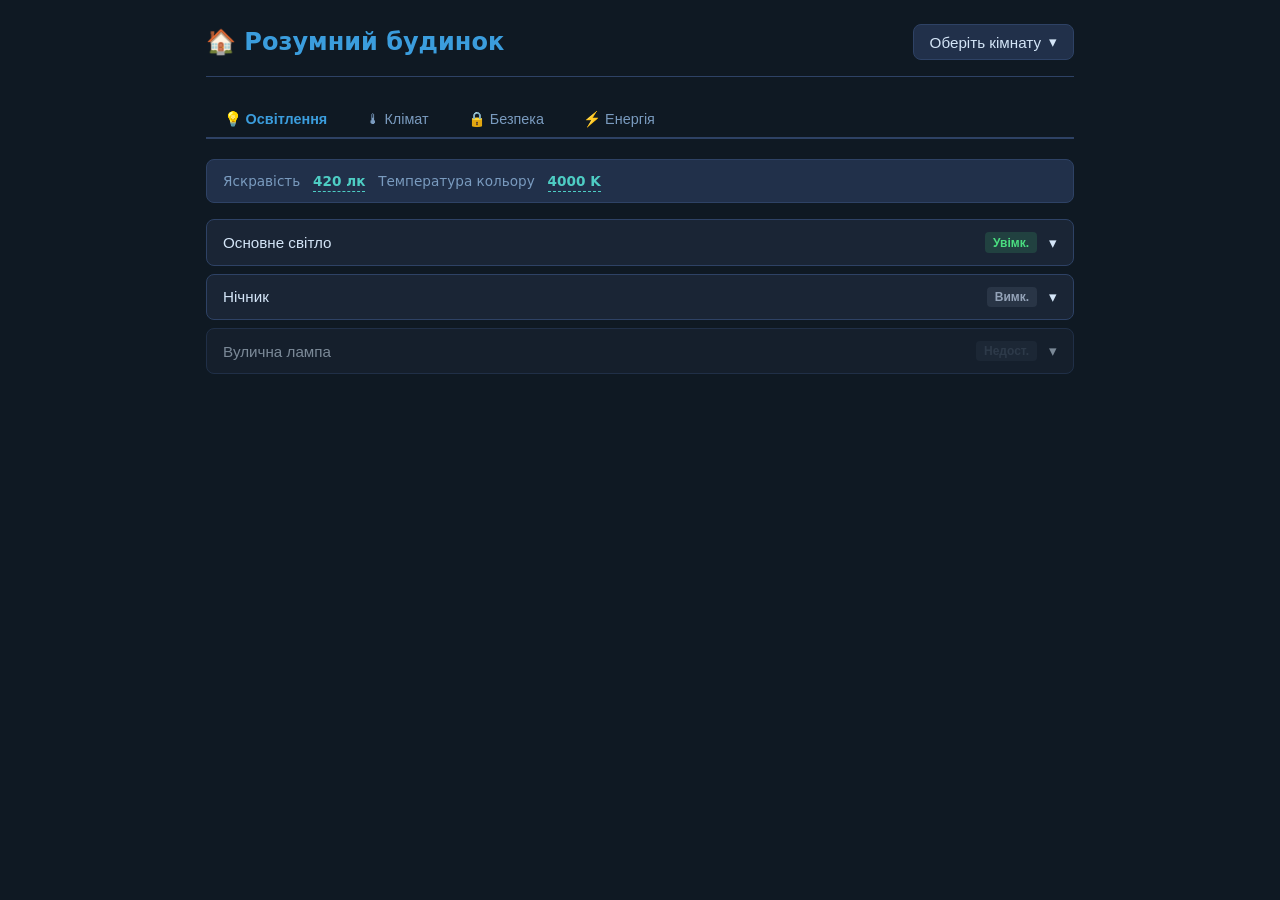
<file: task1-smart-home/index.html>
<!DOCTYPE html>
<html lang="uk">
<head>
  <meta charset="UTF-8" />
  <meta name="viewport" content="width=device-width, initial-scale=1.0" />
  <title>Панель керування розумним будинком</title>
  <link rel="stylesheet" href="style.css" />
</head>
<body>
  <div class="app">
    <header class="app-header">
      <h1 class="app-title">🏠 Розумний будинок</h1>

      <!-- Dropdown: вибір кімнати -->
      <div class="dropdown" id="roomDropdown">
        <button class="dropdown-toggle" id="roomDropdownBtn" aria-haspopup="true" aria-expanded="false">
          <span id="roomDropdownLabel">Оберіть кімнату</span>
          <span class="dropdown-arrow">▾</span>
        </button>
        <ul class="dropdown-menu" id="roomDropdownMenu" role="menu">
          <li class="dropdown-item" data-room="living" role="menuitem">Вітальня</li>
          <li class="dropdown-item" data-room="bedroom" role="menuitem">Спальня</li>
          <li class="dropdown-item" data-room="kitchen" role="menuitem">Кухня</li>
          <li class="dropdown-item" data-room="bathroom" role="menuitem">Ванна</li>
          <li class="dropdown-item" data-room="garage" role="menuitem">Гараж</li>
        </ul>
      </div>
    </header>

    <!-- Tabs: підсистеми -->
    <nav class="tabs" role="tablist" id="subsystemTabs">
      <button class="tab-btn is-active" data-tab="lighting" role="tab" aria-selected="true">💡 Освітлення</button>
      <button class="tab-btn" data-tab="climate" role="tab" aria-selected="false">🌡 Клімат</button>
      <button class="tab-btn" data-tab="security" role="tab" aria-selected="false">🔒 Безпека</button>
      <button class="tab-btn" data-tab="energy" role="tab" aria-selected="false">⚡ Енергія</button>
    </nav>

    <main class="tab-panels">
      <!-- Панель освітлення -->
      <section class="tab-panel is-active" id="tab-lighting" role="tabpanel">
        <div class="sensor-bar">
          <span class="sensor-label">Яскравість</span>
          <span class="sensor-value tooltip-trigger" data-tooltip="Поточна яскравість у люксах" tabindex="0">420 лк</span>
          <span class="sensor-label">Температура кольору</span>
          <span class="sensor-value tooltip-trigger" data-tooltip="Тепле світло = 2700K, Холодне = 6500K" tabindex="0">4000 K</span>
        </div>
        <!-- Accordion: пристрої освітлення -->
        <div class="accordion" id="accordionLighting">
          <div class="accordion-item" data-device="main-light">
            <button class="accordion-header">
              <span>Основне світло</span>
              <span class="device-status status-on">Увімк.</span>
              <span class="accordion-icon">▾</span>
            </button>
            <div class="accordion-body">
              <div class="device-controls">
                <label>Яскравість: <input type="range" class="slider" min="0" max="100" value="70" data-ctrl="brightness" /></label>
                <label>Колір: <input type="color" value="#ffe4b5" data-ctrl="color" /></label>
                <button class="btn btn-danger" data-action="settings" data-device="main-light">Налаштування</button>
              </div>
            </div>
          </div>
          <div class="accordion-item" data-device="night-light">
            <button class="accordion-header">
              <span>Нічник</span>
              <span class="device-status status-off">Вимк.</span>
              <span class="accordion-icon">▾</span>
            </button>
            <div class="accordion-body">
              <div class="device-controls">
                <label>Яскравість: <input type="range" class="slider" min="0" max="100" value="20" data-ctrl="brightness" /></label>
                <button class="btn btn-danger" data-action="settings" data-device="night-light">Налаштування</button>
              </div>
            </div>
          </div>
          <div class="accordion-item is-disabled" data-device="outdoor-light">
            <button class="accordion-header" disabled>
              <span>Вулична лампа</span>
              <span class="device-status status-disabled">Недост.</span>
              <span class="accordion-icon">▾</span>
            </button>
            <div class="accordion-body">
              <p class="error-msg">Пристрій недоступний. Перевірте підключення.</p>
            </div>
          </div>
        </div>
      </section>

      <!-- Панель клімату -->
      <section class="tab-panel" id="tab-climate" role="tabpanel">
        <div class="sensor-bar">
          <span class="sensor-label">Температура</span>
          <span class="sensor-value tooltip-trigger" data-tooltip="Виміряно термостатом Honeywell T6" tabindex="0">22.4 °C</span>
          <span class="sensor-label">Вологість</span>
          <span class="sensor-value tooltip-trigger" data-tooltip="Рекомендований діапазон: 40–60%" tabindex="0">48 %</span>
          <span class="sensor-label">CO₂</span>
          <span class="sensor-value tooltip-trigger has-error" data-tooltip="Рівень CO₂ підвищений! Провітріть кімнату." tabindex="0">1200 ppm ⚠</span>
        </div>
        <div class="accordion" id="accordionClimate">
          <div class="accordion-item" data-device="thermostat">
            <button class="accordion-header">
              <span>Термостат</span>
              <span class="device-status status-on">Увімк.</span>
              <span class="accordion-icon">▾</span>
            </button>
            <div class="accordion-body">
              <div class="device-controls">
                <label>Ціль: <input type="number" min="15" max="30" value="22" class="num-input" /></label>
                <label>Режим:
                  <select class="mode-select">
                    <option>Опалення</option>
                    <option>Охолодження</option>
                    <option>Авто</option>
                  </select>
                </label>
                <button class="btn btn-danger" data-action="settings" data-device="thermostat">Налаштування</button>
              </div>
            </div>
          </div>
          <div class="accordion-item" data-device="ventilation">
            <button class="accordion-header">
              <span>Вентиляція</span>
              <span class="device-status status-on">Увімк.</span>
              <span class="accordion-icon">▾</span>
            </button>
            <div class="accordion-body">
              <div class="device-controls">
                <label>Швидкість: <input type="range" min="0" max="3" value="2" class="slider" /></label>
                <button class="btn btn-danger" data-action="settings" data-device="ventilation">Налаштування</button>
              </div>
            </div>
          </div>
        </div>
      </section>

      <!-- Панель безпеки -->
      <section class="tab-panel" id="tab-security" role="tabpanel">
        <div class="sensor-bar">
          <span class="sensor-label">Стан охорони</span>
          <span class="sensor-value tooltip-trigger" data-tooltip="Всі зони активні, вторгнень не виявлено" tabindex="0">Охороняється 🟢</span>
          <span class="sensor-label">Рух (24 год)</span>
          <span class="sensor-value tooltip-trigger" data-tooltip="Датчик руху PIR у коридорі" tabindex="0">12 подій</span>
        </div>
        <div class="accordion" id="accordionSecurity">
          <div class="accordion-item" data-device="front-door">
            <button class="accordion-header">
              <span>Вхідні двері</span>
              <span class="device-status status-on">Зачинено</span>
              <span class="accordion-icon">▾</span>
            </button>
            <div class="accordion-body">
              <div class="device-controls">
                <button class="btn btn-primary" data-action="settings" data-device="front-door">Налаштування замка</button>
              </div>
            </div>
          </div>
          <div class="accordion-item" data-device="camera">
            <button class="accordion-header">
              <span>Камера #1</span>
              <span class="device-status status-on">Запис</span>
              <span class="accordion-icon">▾</span>
            </button>
            <div class="accordion-body">
              <div class="device-controls">
                <label>Якість:
                  <select class="mode-select">
                    <option>HD 720p</option>
                    <option>Full HD 1080p</option>
                    <option>4K</option>
                  </select>
                </label>
                <button class="btn btn-danger" data-action="settings" data-device="camera">Налаштування</button>
              </div>
            </div>
          </div>
        </div>
      </section>

      <!-- Панель енергії -->
      <section class="tab-panel" id="tab-energy" role="tabpanel">
        <div class="sensor-bar">
          <span class="sensor-label">Споживання</span>
          <span class="sensor-value tooltip-trigger" data-tooltip="Середнє за останні 24 години" tabindex="0">3.2 кВт·год</span>
          <span class="sensor-label">Сонячні панелі</span>
          <span class="sensor-value tooltip-trigger" data-tooltip="Вироблено сьогодні від сонячних панелей" tabindex="0">1.8 кВт·год</span>
        </div>
        <div class="accordion" id="accordionEnergy">
          <div class="accordion-item" data-device="solar">
            <button class="accordion-header">
              <span>Сонячні панелі</span>
              <span class="device-status status-on">Активно</span>
              <span class="accordion-icon">▾</span>
            </button>
            <div class="accordion-body">
              <div class="device-controls">
                <button class="btn btn-danger" data-action="settings" data-device="solar">Налаштування</button>
              </div>
            </div>
          </div>
          <div class="accordion-item" data-device="battery">
            <button class="accordion-header">
              <span>Акумулятор</span>
              <span class="device-status status-on">Заряджається</span>
              <span class="accordion-icon">▾</span>
            </button>
            <div class="accordion-body">
              <div class="device-controls">
                <p>Заряд: <strong>74%</strong></p>
                <button class="btn btn-danger" data-action="settings" data-device="battery">Налаштування</button>
              </div>
            </div>
          </div>
        </div>
      </section>
    </main>

    <!-- Статус-рядок -->
    <footer class="status-bar">
      <span id="statusMessage" class="status-message"></span>
    </footer>
  </div>

  <!-- Модальне вікно: налаштування пристрою -->
  <div class="modal-overlay" id="settingsModal" aria-modal="true" role="dialog" aria-labelledby="modalTitle">
    <div class="modal-window">
      <button class="modal-close" id="modalCloseBtn" aria-label="Закрити">✕</button>
      <h2 class="modal-title" id="modalTitle">Налаштування пристрою</h2>
      <div class="modal-body" id="modalBody">
        <div class="form-group">
          <label>Назва пристрою:</label>
          <input type="text" id="deviceNameInput" class="text-input" placeholder="Введіть назву..." />
        </div>
        <div class="form-group">
          <label>Розклад (час увімкнення):</label>
          <input type="time" id="deviceTimeOn" class="text-input" value="07:00" />
        </div>
        <div class="form-group">
          <label>Розклад (час вимкнення):</label>
          <input type="time" id="deviceTimeOff" class="text-input" value="23:00" />
        </div>
        <div class="form-group">
          <label>Пріоритет:</label>
          <select id="devicePriority" class="mode-select">
            <option value="low">Низький</option>
            <option value="normal" selected>Нормальний</option>
            <option value="high">Високий</option>
          </select>
        </div>
      </div>
      <div class="modal-footer">
        <button class="btn btn-secondary" id="modalCancelBtn">Скасувати</button>
        <button class="btn btn-primary" id="modalSaveBtn">Зберегти</button>
      </div>
    </div>
  </div>

  <!-- Tooltip елемент -->
  <div class="tooltip-box" id="tooltipBox" role="tooltip"></div>

  <script type="module" src="app.js"></script>
</body>
</html>
</file>
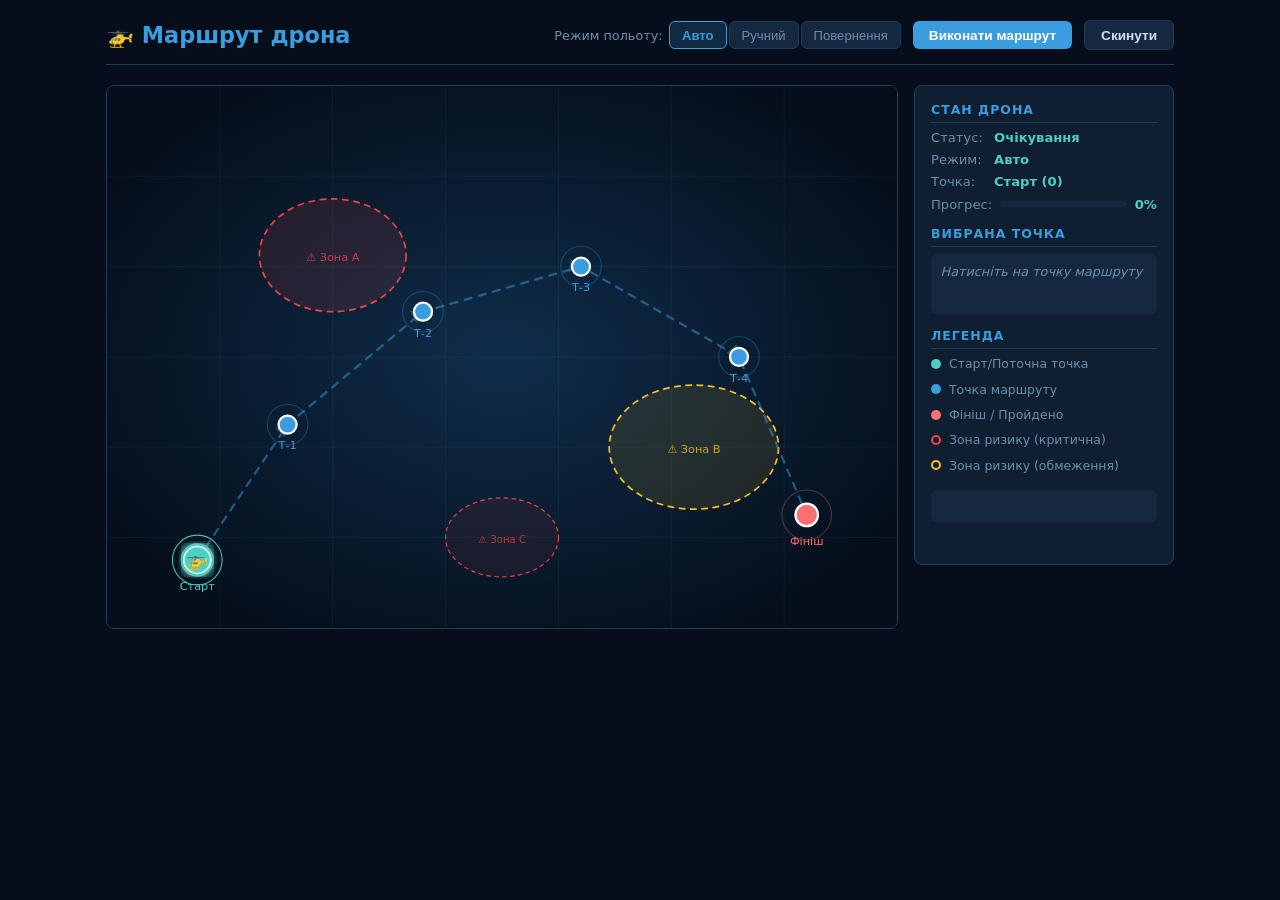
<file: task2-drone-route/index.html>
<!DOCTYPE html>
<html lang="uk">
<head>
  <meta charset="UTF-8" />
  <meta name="viewport" content="width=device-width, initial-scale=1.0" />
  <title>Візуалізація маршруту дрона</title>
  <link rel="stylesheet" href="style.css" />
</head>
<body>
  <div class="app">
    <header class="app-header">
      <h1>🚁 Маршрут дрона</h1>
      <div class="header-controls">
        <div class="mode-group">
          <label class="control-label">Режим польоту:</label>
          <div class="mode-buttons">
            <button class="mode-btn is-active" data-mode="auto">Авто</button>
            <button class="mode-btn" data-mode="manual">Ручний</button>
            <button class="mode-btn" data-mode="return">Повернення</button>
          </div>
        </div>
        <button class="btn btn-primary" id="flyBtn">Виконати маршрут</button>
        <button class="btn btn-secondary" id="resetBtn">Скинути</button>
      </div>
    </header>

    <div class="workspace">
      <!-- SVG карта -->
      <div class="map-container">
        <svg id="droneMap" viewBox="0 0 700 480" preserveAspectRatio="xMidYMid meet">
          <!-- Фон карти -->
          <defs>
            <radialGradient id="bgGrad" cx="50%" cy="50%" r="60%">
              <stop offset="0%" stop-color="#0f2d4a"/>
              <stop offset="100%" stop-color="#050e1a"/>
            </radialGradient>
            <filter id="glow">
              <feGaussianBlur stdDeviation="3" result="coloredBlur"/>
              <feMerge><feMergeNode in="coloredBlur"/><feMergeNode in="SourceGraphic"/></feMerge>
            </filter>
            <filter id="glowStrong">
              <feGaussianBlur stdDeviation="5" result="coloredBlur"/>
              <feMerge><feMergeNode in="coloredBlur"/><feMergeNode in="SourceGraphic"/></feMerge>
            </filter>
            <marker id="arrowMarker" markerWidth="6" markerHeight="6" refX="5" refY="3" orient="auto">
              <path d="M0,0 L0,6 L6,3 z" fill="#3b9ddd" opacity="0.7"/>
            </marker>
          </defs>

          <!-- Фон -->
          <rect width="700" height="480" fill="url(#bgGrad)"/>

          <!-- Сітка -->
          <g class="grid" opacity="0.12" stroke="#4ecdc4" stroke-width="0.5">
            <line x1="0" y1="80" x2="700" y2="80"/>
            <line x1="0" y1="160" x2="700" y2="160"/>
            <line x1="0" y1="240" x2="700" y2="240"/>
            <line x1="0" y1="320" x2="700" y2="320"/>
            <line x1="0" y1="400" x2="700" y2="400"/>
            <line x1="100" y1="0" x2="100" y2="480"/>
            <line x1="200" y1="0" x2="200" y2="480"/>
            <line x1="300" y1="0" x2="300" y2="480"/>
            <line x1="400" y1="0" x2="400" y2="480"/>
            <line x1="500" y1="0" x2="500" y2="480"/>
            <line x1="600" y1="0" x2="600" y2="480"/>
          </g>

          <!-- Зони ризику -->
          <g id="riskZones">
            <ellipse class="risk-zone" cx="200" cy="150" rx="65" ry="50"
              fill="rgba(239,68,68,0.12)" stroke="#ef4444" stroke-width="1.5" stroke-dasharray="6 4"/>
            <text x="200" y="155" text-anchor="middle" fill="#ef4444" font-size="10" opacity="0.8">⚠ Зона A</text>

            <ellipse class="risk-zone" cx="520" cy="320" rx="75" ry="55"
              fill="rgba(251,191,36,0.1)" stroke="#fbbf24" stroke-width="1.5" stroke-dasharray="6 4"/>
            <text x="520" y="325" text-anchor="middle" fill="#fbbf24" font-size="10" opacity="0.8">⚠ Зона B</text>

            <ellipse class="risk-zone" cx="350" cy="400" rx="50" ry="35"
              fill="rgba(239,68,68,0.08)" stroke="#ef4444" stroke-width="1" stroke-dasharray="4 3"/>
            <text x="350" y="405" text-anchor="middle" fill="#ef4444" font-size="9" opacity="0.7">⚠ Зона C</text>
          </g>

          <!-- Маршрутна лінія -->
          <polyline id="routeLine"
            points="80,420 160,300 280,200 420,160 560,240 620,380"
            fill="none" stroke="#3b9ddd" stroke-width="2"
            stroke-dasharray="8 5" opacity="0.5"
            marker-mid="url(#arrowMarker)"/>

          <!-- Активна лінія (анімована) -->
          <polyline id="activeRouteLine"
            points="80,420 160,300 280,200 420,160 560,240 620,380"
            fill="none" stroke="#4ecdc4" stroke-width="2.5"
            stroke-dasharray="0 2000" opacity="0"/>

          <!-- Точки маршруту -->
          <g id="waypointsGroup">
            <!-- Wp 0: Старт -->
            <g class="waypoint" data-wp="0" data-x="80" data-y="420">
              <circle class="wp-ring" cx="80" cy="420" r="22" fill="none" stroke="#4ecdc4" stroke-width="1" opacity="0.3"/>
              <circle class="wp-dot" cx="80" cy="420" r="10" fill="#4ecdc4" stroke="#fff" stroke-width="2"/>
              <text class="wp-label" x="80" y="447" text-anchor="middle" fill="#4ecdc4" font-size="10">Старт</text>
            </g>
            <!-- Wp 1 -->
            <g class="waypoint" data-wp="1" data-x="160" data-y="300">
              <circle class="wp-ring" cx="160" cy="300" r="18" fill="none" stroke="#3b9ddd" stroke-width="1" opacity="0.3"/>
              <circle class="wp-dot" cx="160" cy="300" r="8" fill="#3b9ddd" stroke="#fff" stroke-width="2"/>
              <text class="wp-label" x="160" y="322" text-anchor="middle" fill="#3b9ddd" font-size="10">Т-1</text>
            </g>
            <!-- Wp 2 -->
            <g class="waypoint" data-wp="2" data-x="280" data-y="200">
              <circle class="wp-ring" cx="280" cy="200" r="18" fill="none" stroke="#3b9ddd" stroke-width="1" opacity="0.3"/>
              <circle class="wp-dot" cx="280" cy="200" r="8" fill="#3b9ddd" stroke="#fff" stroke-width="2"/>
              <text class="wp-label" x="280" y="222" text-anchor="middle" fill="#3b9ddd" font-size="10">Т-2</text>
            </g>
            <!-- Wp 3 -->
            <g class="waypoint" data-wp="3" data-x="420" data-y="160">
              <circle class="wp-ring" cx="420" cy="160" r="18" fill="none" stroke="#3b9ddd" stroke-width="1" opacity="0.3"/>
              <circle class="wp-dot" cx="420" cy="160" r="8" fill="#3b9ddd" stroke="#fff" stroke-width="2"/>
              <text class="wp-label" x="420" y="182" text-anchor="middle" fill="#3b9ddd" font-size="10">Т-3</text>
            </g>
            <!-- Wp 4 -->
            <g class="waypoint" data-wp="4" data-x="560" data-y="240">
              <circle class="wp-ring" cx="560" cy="240" r="18" fill="none" stroke="#3b9ddd" stroke-width="1" opacity="0.3"/>
              <circle class="wp-dot" cx="560" cy="240" r="8" fill="#3b9ddd" stroke="#fff" stroke-width="2"/>
              <text class="wp-label" x="560" y="262" text-anchor="middle" fill="#3b9ddd" font-size="10">Т-4</text>
            </g>
            <!-- Wp 5: Фініш -->
            <g class="waypoint" data-wp="5" data-x="620" data-y="380">
              <circle class="wp-ring" cx="620" cy="380" r="22" fill="none" stroke="#f87171" stroke-width="1" opacity="0.3"/>
              <circle class="wp-dot" cx="620" cy="380" r="10" fill="#f87171" stroke="#fff" stroke-width="2"/>
              <text class="wp-label" x="620" y="407" text-anchor="middle" fill="#f87171" font-size="10">Фініш</text>
            </g>
          </g>

          <!-- Дрон -->
          <g id="droneObject" transform="translate(80,420)">
            <circle r="14" fill="rgba(78,205,196,0.15)" stroke="#4ecdc4" stroke-width="1.5" filter="url(#glow)"/>
            <text text-anchor="middle" dominant-baseline="central" font-size="16">🚁</text>
          </g>
        </svg>

        <!-- Tooltip для карти -->
        <div id="mapTooltip" class="map-tooltip"></div>
      </div>

      <!-- Панель інформації -->
      <aside class="info-panel">
        <div class="info-section">
          <h3 class="info-title">Стан дрона</h3>
          <div class="info-row">
            <span class="info-key">Статус:</span>
            <span class="info-val" id="droneStatus">Очікування</span>
          </div>
          <div class="info-row">
            <span class="info-key">Режим:</span>
            <span class="info-val" id="droneMode">Авто</span>
          </div>
          <div class="info-row">
            <span class="info-key">Точка:</span>
            <span class="info-val" id="currentWp">Старт (0)</span>
          </div>
          <div class="info-row">
            <span class="info-key">Прогрес:</span>
            <div class="progress-bar">
              <div class="progress-fill" id="progressFill"></div>
            </div>
            <span class="info-val" id="progressText">0%</span>
          </div>
        </div>

        <div class="info-section">
          <h3 class="info-title">Вибрана точка</h3>
          <div id="selectedWpInfo" class="wp-info-box">
            <p class="info-placeholder">Натисніть на точку маршруту</p>
          </div>
        </div>

        <div class="info-section">
          <h3 class="info-title">Легенда</h3>
          <div class="legend-item"><span class="legend-dot" style="background:#4ecdc4"></span>Старт/Поточна точка</div>
          <div class="legend-item"><span class="legend-dot" style="background:#3b9ddd"></span>Точка маршруту</div>
          <div class="legend-item"><span class="legend-dot" style="background:#f87171"></span>Фініш / Пройдено</div>
          <div class="legend-item"><span class="legend-dot risk-dot" style="border-color:#ef4444"></span>Зона ризику (критична)</div>
          <div class="legend-item"><span class="legend-dot risk-dot" style="border-color:#fbbf24"></span>Зона ризику (обмеження)</div>
        </div>

        <div class="status-box" id="statusBox"></div>
      </aside>
    </div>
  </div>

  <script type="module" src="app.js"></script>
</body>
</html>
</file>
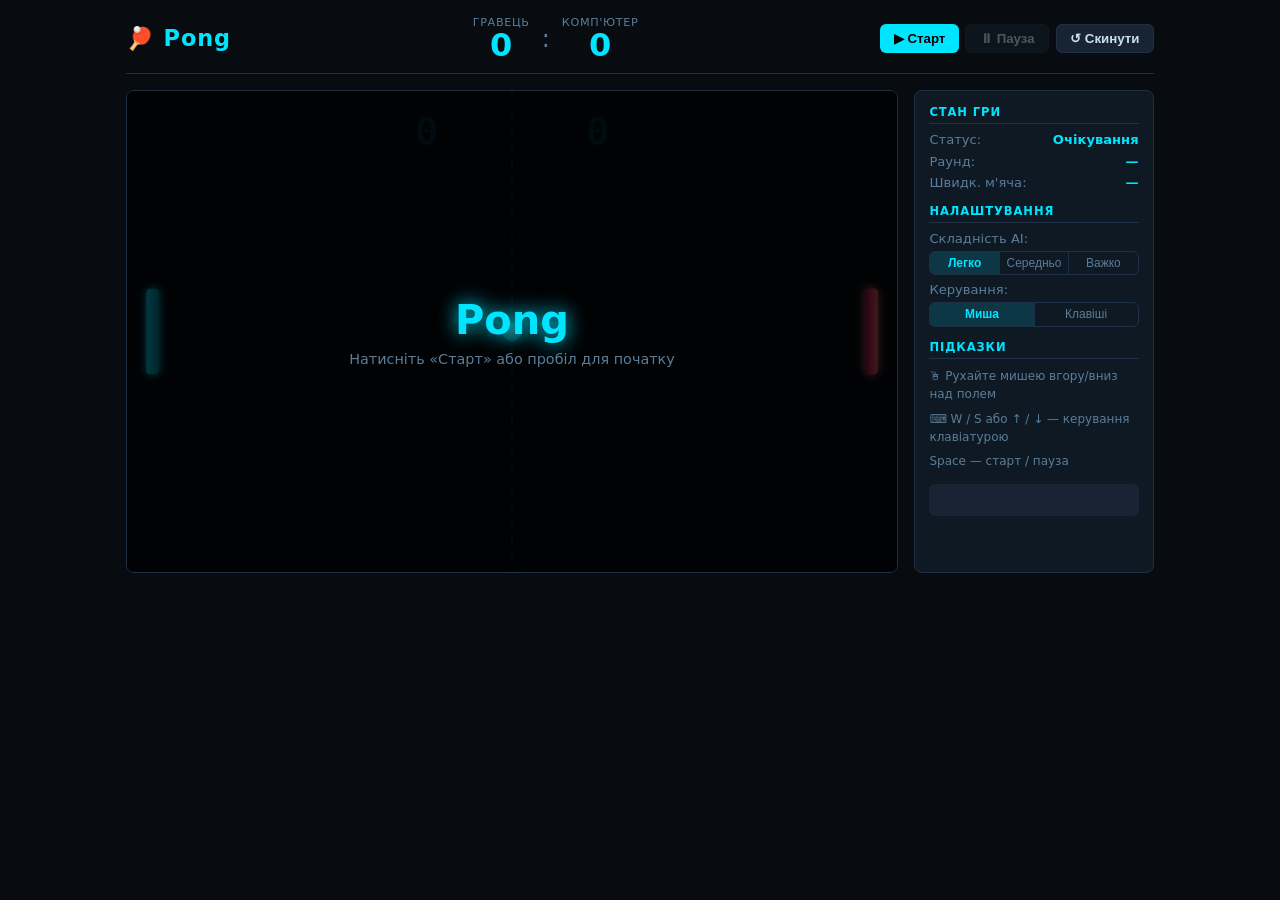
<file: task3-pong/index.html>
<!DOCTYPE html>
<html lang="uk">
<head>
  <meta charset="UTF-8" />
  <meta name="viewport" content="width=device-width, initial-scale=1.0" />
  <title>Pong — Міні-гра</title>
  <link rel="stylesheet" href="style.css" />
</head>
<body>
  <div class="app">
    <header class="app-header">
      <h1>🏓 Pong</h1>
      <div class="score-panel">
        <div class="score-block">
          <span class="score-label">Гравець</span>
          <span class="score-value" id="scorePlayer">0</span>
        </div>
        <div class="score-divider">:</div>
        <div class="score-block">
          <span class="score-label">Комп'ютер</span>
          <span class="score-value" id="scoreAI">0</span>
        </div>
      </div>
      <div class="header-btns">
        <button class="btn btn-primary" id="startBtn">▶ Старт</button>
        <button class="btn btn-secondary" id="pauseBtn" disabled>⏸ Пауза</button>
        <button class="btn btn-secondary" id="resetBtn">↺ Скинути</button>
      </div>
    </header>

    <div class="workspace">
      <!-- Canvas -->
      <div class="canvas-wrapper">
        <canvas id="gameCanvas" width="720" height="450"></canvas>
        <div class="canvas-overlay" id="canvasOverlay">
          <div class="overlay-content" id="overlayContent">
            <p class="overlay-title" id="overlayTitle">Pong</p>
            <p class="overlay-sub" id="overlaySub">Натисніть «Старт» або пробіл для початку</p>
          </div>
        </div>
      </div>

      <!-- Бічна панель -->
      <aside class="side-panel">
        <div class="panel-section">
          <h3 class="panel-title">Стан гри</h3>
          <div class="info-row"><span class="info-key">Статус:</span><span class="info-val" id="gameStatusEl">Очікування</span></div>
          <div class="info-row"><span class="info-key">Раунд:</span><span class="info-val" id="roundEl">—</span></div>
          <div class="info-row"><span class="info-key">Швидк. м'яча:</span><span class="info-val" id="ballSpeedEl">—</span></div>
        </div>

        <div class="panel-section">
          <h3 class="panel-title">Налаштування</h3>
          <div class="setting-row">
            <label>Складність AI:</label>
            <div class="seg-ctrl">
              <button class="seg-btn is-active" data-diff="easy">Легко</button>
              <button class="seg-btn" data-diff="medium">Середньо</button>
              <button class="seg-btn" data-diff="hard">Важко</button>
            </div>
          </div>
          <div class="setting-row">
            <label>Керування:</label>
            <div class="seg-ctrl">
              <button class="seg-btn is-active" data-ctrl="mouse">Миша</button>
              <button class="seg-btn" data-ctrl="keyboard">Клавіші</button>
            </div>
          </div>
        </div>

        <div class="panel-section">
          <h3 class="panel-title">Підказки</h3>
          <p class="hint">🖱 Рухайте мишею вгору/вниз над полем</p>
          <p class="hint">⌨ W / S або ↑ / ↓ — керування клавіатурою</p>
          <p class="hint">Space — старт / пауза</p>
        </div>

        <div class="msg-box" id="msgBox"></div>
      </aside>
    </div>
  </div>

  <script src="game.js"></script>
</body>
</html>
</file>
<file: task1-smart-home/style.css>
*, *::before, *::after { box-sizing: border-box; margin: 0; padding: 0; }

:root {
  --clr-bg: #0f1923;
  --clr-surface: #1a2535;
  --clr-surface2: #21304a;
  --clr-border: #2e4265;
  --clr-accent: #3b9ddd;
  --clr-accent2: #4ecdc4;
  --clr-text: #d4e5f7;
  --clr-text-dim: #7a9bbf;
  --clr-on: #4ade80;
  --clr-off: #94a3b8;
  --clr-disabled: #475569;
  --clr-danger: #f87171;
  --clr-warn: #fbbf24;
  --radius: 8px;
  --transition: 0.22s ease;
}

body {
  font-family: 'Segoe UI', system-ui, sans-serif;
  background: var(--clr-bg);
  color: var(--clr-text);
  min-height: 100vh;
  line-height: 1.5;
}

/* ── Layout ── */
.app {
  max-width: 900px;
  margin: 0 auto;
  padding: 1.5rem 1rem 3rem;
}

/* ── Header ── */
.app-header {
  display: flex;
  align-items: center;
  justify-content: space-between;
  flex-wrap: wrap;
  gap: 1rem;
  margin-bottom: 1.5rem;
  padding-bottom: 1rem;
  border-bottom: 1px solid var(--clr-border);
}
.app-title { font-size: 1.5rem; font-weight: 700; color: var(--clr-accent); }

/* ── Dropdown ── */
.dropdown { position: relative; }
.dropdown-toggle {
  display: flex;
  align-items: center;
  gap: .5rem;
  background: var(--clr-surface2);
  border: 1px solid var(--clr-border);
  color: var(--clr-text);
  padding: .5rem 1rem;
  border-radius: var(--radius);
  cursor: pointer;
  font-size: .95rem;
  transition: border-color var(--transition), background var(--transition);
}
.dropdown-toggle:hover, .dropdown-toggle:focus-visible { border-color: var(--clr-accent); outline: none; }
.dropdown.is-open .dropdown-toggle { border-color: var(--clr-accent); background: var(--clr-surface); }
.dropdown-arrow { transition: transform var(--transition); display: inline-block; }
.dropdown.is-open .dropdown-arrow { transform: rotate(180deg); }

.dropdown-menu {
  position: absolute;
  top: calc(100% + 6px);
  right: 0;
  min-width: 180px;
  background: var(--clr-surface);
  border: 1px solid var(--clr-border);
  border-radius: var(--radius);
  list-style: none;
  z-index: 100;
  overflow: hidden;
  opacity: 0;
  transform: translateY(-6px);
  pointer-events: none;
  transition: opacity var(--transition), transform var(--transition);
}
.dropdown.is-open .dropdown-menu {
  opacity: 1;
  transform: translateY(0);
  pointer-events: all;
}
.dropdown-item {
  padding: .55rem 1rem;
  cursor: pointer;
  transition: background var(--transition);
  font-size: .9rem;
}
.dropdown-item:hover { background: var(--clr-surface2); color: var(--clr-accent); }
.dropdown-item.is-active { color: var(--clr-accent2); font-weight: 600; }

/* ── Tabs ── */
.tabs {
  display: flex;
  gap: .25rem;
  border-bottom: 2px solid var(--clr-border);
  margin-bottom: 1.25rem;
  overflow-x: auto;
}
.tab-btn {
  background: none;
  border: none;
  color: var(--clr-text-dim);
  padding: .6rem 1.1rem;
  cursor: pointer;
  font-size: .9rem;
  white-space: nowrap;
  border-bottom: 2px solid transparent;
  margin-bottom: -2px;
  transition: color var(--transition), border-color var(--transition);
}
.tab-btn:hover { color: var(--clr-text); }
.tab-btn.is-active { color: var(--clr-accent); border-bottom-color: var(--clr-accent); font-weight: 600; }

.tab-panel {
  display: none;
  opacity: 0;
  transition: opacity var(--transition);
}
.tab-panel.is-active {
  display: block;
  animation: fadeIn .25s ease forwards;
}
@keyframes fadeIn { from { opacity: 0; transform: translateY(4px); } to { opacity: 1; transform: translateY(0); } }

/* ── Sensor bar ── */
.sensor-bar {
  display: flex;
  flex-wrap: wrap;
  gap: .4rem .8rem;
  align-items: center;
  background: var(--clr-surface2);
  border: 1px solid var(--clr-border);
  border-radius: var(--radius);
  padding: .65rem 1rem;
  margin-bottom: 1rem;
  font-size: .85rem;
}
.sensor-label { color: var(--clr-text-dim); }
.sensor-value {
  color: var(--clr-accent2);
  font-weight: 600;
  cursor: default;
  border-bottom: 1px dashed var(--clr-accent2);
  transition: color var(--transition);
}
.sensor-value.has-error { color: var(--clr-warn); border-bottom-color: var(--clr-warn); }

/* ── Accordion ── */
.accordion { display: flex; flex-direction: column; gap: .5rem; }
.accordion-item {
  background: var(--clr-surface);
  border: 1px solid var(--clr-border);
  border-radius: var(--radius);
  overflow: hidden;
  transition: border-color var(--transition);
}
.accordion-item.is-open { border-color: var(--clr-accent); }
.accordion-item.is-disabled { opacity: .55; }

.accordion-header {
  width: 100%;
  display: flex;
  align-items: center;
  gap: .75rem;
  background: none;
  border: none;
  color: var(--clr-text);
  padding: .75rem 1rem;
  cursor: pointer;
  text-align: left;
  font-size: .95rem;
  transition: background var(--transition);
}
.accordion-header:not([disabled]):hover { background: var(--clr-surface2); }
.accordion-header[disabled] { cursor: not-allowed; }
.accordion-header > span:first-child { flex: 1; }
.accordion-icon { transition: transform var(--transition); }
.accordion-item.is-open .accordion-icon { transform: rotate(180deg); }

.accordion-body {
  max-height: 0;
  overflow: hidden;
  transition: max-height 0.35s ease, padding var(--transition);
  padding: 0 1rem;
}
.accordion-item.is-open .accordion-body {
  max-height: 300px;
  padding: .75rem 1rem 1rem;
}

/* ── Device status badges ── */
.device-status {
  font-size: .75rem;
  padding: .2rem .5rem;
  border-radius: 4px;
  font-weight: 600;
}
.status-on { background: rgba(74,222,128,.15); color: var(--clr-on); }
.status-off { background: rgba(148,163,184,.12); color: var(--clr-off); }
.status-disabled { background: rgba(71,85,105,.3); color: var(--clr-disabled); }

/* ── Device controls ── */
.device-controls {
  display: flex;
  flex-direction: column;
  gap: .6rem;
  font-size: .88rem;
}
.device-controls label { display: flex; align-items: center; gap: .5rem; color: var(--clr-text-dim); }
.slider { flex: 1; accent-color: var(--clr-accent); }
.num-input, .mode-select, .text-input {
  background: var(--clr-surface2);
  border: 1px solid var(--clr-border);
  color: var(--clr-text);
  border-radius: 5px;
  padding: .3rem .5rem;
  font-size: .88rem;
  transition: border-color var(--transition);
}
.num-input:focus, .mode-select:focus, .text-input:focus {
  outline: none;
  border-color: var(--clr-accent);
}

/* ── Buttons ── */
.btn {
  display: inline-block;
  padding: .4rem .9rem;
  border-radius: 6px;
  border: none;
  cursor: pointer;
  font-size: .85rem;
  font-weight: 600;
  transition: opacity var(--transition), transform var(--transition);
  align-self: flex-start;
}
.btn:hover { opacity: .85; transform: translateY(-1px); }
.btn:active { transform: translateY(0); }
.btn-primary { background: var(--clr-accent); color: #fff; }
.btn-secondary { background: var(--clr-surface2); color: var(--clr-text); border: 1px solid var(--clr-border); }
.btn-danger { background: rgba(248,113,113,.15); color: var(--clr-danger); border: 1px solid rgba(248,113,113,.3); }

.error-msg { color: var(--clr-danger); font-size: .85rem; }

/* ── Tooltip ── */
.tooltip-box {
  position: fixed;
  z-index: 9999;
  background: #0d1f35;
  color: var(--clr-text);
  border: 1px solid var(--clr-accent);
  border-radius: 6px;
  padding: .4rem .75rem;
  font-size: .82rem;
  max-width: 220px;
  pointer-events: none;
  opacity: 0;
  transform: translateY(4px);
  transition: opacity .18s ease, transform .18s ease;
  line-height: 1.4;
}
.tooltip-box.is-visible {
  opacity: 1;
  transform: translateY(0);
}

/* ── Modal ── */
.modal-overlay {
  position: fixed;
  inset: 0;
  background: rgba(0,0,0,.65);
  backdrop-filter: blur(4px);
  z-index: 500;
  display: flex;
  align-items: center;
  justify-content: center;
  opacity: 0;
  pointer-events: none;
  transition: opacity .25s ease;
}
.modal-overlay.is-open {
  opacity: 1;
  pointer-events: all;
}
.modal-window {
  background: var(--clr-surface);
  border: 1px solid var(--clr-border);
  border-radius: 12px;
  width: min(480px, 94vw);
  padding: 1.5rem;
  position: relative;
  transform: scale(.95);
  transition: transform .25s ease;
}
.modal-overlay.is-open .modal-window { transform: scale(1); }

.modal-close {
  position: absolute;
  top: .75rem;
  right: .75rem;
  background: none;
  border: none;
  color: var(--clr-text-dim);
  font-size: 1.1rem;
  cursor: pointer;
  transition: color var(--transition);
}
.modal-close:hover { color: var(--clr-danger); }
.modal-title { font-size: 1.1rem; font-weight: 700; margin-bottom: 1rem; color: var(--clr-accent); }

.modal-body { display: flex; flex-direction: column; gap: .75rem; margin-bottom: 1.25rem; }
.form-group { display: flex; flex-direction: column; gap: .3rem; font-size: .88rem; color: var(--clr-text-dim); }
.form-group .text-input, .form-group .mode-select { width: 100%; }

.modal-footer { display: flex; justify-content: flex-end; gap: .6rem; }

/* ── Status bar ── */
.status-bar {
  margin-top: 1.5rem;
  padding: .5rem .75rem;
  border-radius: 6px;
  min-height: 2rem;
}
.status-message {
  font-size: .85rem;
  color: var(--clr-accent2);
  transition: opacity .3s ease;
}
.status-message.is-hidden { opacity: 0; }
.status-message.has-error { color: var(--clr-danger); }
</file>
<file: task2-drone-route/style.css>
*, *::before, *::after { box-sizing: border-box; margin: 0; padding: 0; }

:root {
  --bg: #050e1a;
  --surface: #0f1e30;
  --surface2: #162840;
  --border: #1e3d5c;
  --accent: #3b9ddd;
  --accent2: #4ecdc4;
  --text: #cfe0f3;
  --text-dim: #6a8fad;
  --danger: #ef4444;
  --warn: #fbbf24;
  --success: #4ade80;
  --radius: 8px;
  --tr: 0.22s ease;
}

body { font-family: 'Segoe UI', system-ui, sans-serif; background: var(--bg); color: var(--text); min-height: 100vh; }

/* ── Layout ── */
.app { max-width: 1100px; margin: 0 auto; padding: 1.25rem 1rem 2rem; }

.app-header {
  display: flex;
  flex-wrap: wrap;
  align-items: center;
  gap: 1rem;
  justify-content: space-between;
  margin-bottom: 1.25rem;
  padding-bottom: .85rem;
  border-bottom: 1px solid var(--border);
}
.app-header h1 { font-size: 1.4rem; color: var(--accent); }

.header-controls { display: flex; flex-wrap: wrap; align-items: center; gap: .75rem; }
.control-label { font-size: .8rem; color: var(--text-dim); }
.mode-group { display: flex; align-items: center; gap: .4rem; }

.mode-buttons { display: flex; gap: 2px; }
.mode-btn {
  background: var(--surface2);
  border: 1px solid var(--border);
  color: var(--text-dim);
  padding: .35rem .75rem;
  border-radius: 6px;
  cursor: pointer;
  font-size: .82rem;
  transition: all var(--tr);
}
.mode-btn:hover { color: var(--text); border-color: var(--accent); }
.mode-btn.is-active { background: rgba(59,157,221,.2); color: var(--accent); border-color: var(--accent); font-weight: 600; }

/* ── Buttons ── */
.btn { padding: .42rem 1rem; border-radius: 6px; border: none; cursor: pointer; font-size: .85rem; font-weight: 600; transition: opacity var(--tr), transform var(--tr); }
.btn:hover { opacity: .85; transform: translateY(-1px); }
.btn:active { transform: translateY(0); }
.btn-primary { background: var(--accent); color: #fff; }
.btn-secondary { background: var(--surface2); color: var(--text); border: 1px solid var(--border); }
.btn:disabled { opacity: .4; cursor: not-allowed; transform: none; }

/* ── Workspace ── */
.workspace { display: grid; grid-template-columns: 1fr 260px; gap: 1rem; }
@media (max-width: 720px) { .workspace { grid-template-columns: 1fr; } }

/* ── Map ── */
.map-container {
  position: relative;
  background: #050e1a;
  border: 1px solid var(--border);
  border-radius: var(--radius);
  overflow: hidden;
}
#droneMap { width: 100%; height: auto; display: block; }

/* SVG interactivity */
.waypoint { cursor: pointer; }
.waypoint .wp-ring { transition: r 0.2s, opacity 0.2s; }
.waypoint .wp-dot { transition: r 0.15s, fill 0.2s; }
.waypoint:hover .wp-dot { r: 12; }
.waypoint.is-selected .wp-dot { r: 12; }
.waypoint.is-selected .wp-ring { opacity: 0.8; }
.waypoint.is-visited .wp-dot { fill: #f87171; }
.waypoint.is-visited .wp-ring { stroke: #f87171; opacity: 0.5; }
.waypoint.is-current .wp-dot { fill: #4ecdc4; r: 12; filter: url(#glowStrong); }
.waypoint.is-current .wp-ring { stroke: #4ecdc4; opacity: 0.9; animation: pulseRing 1.4s ease-in-out infinite; }

@keyframes pulseRing {
  0%, 100% { r: 18; opacity: 0.6; }
  50% { r: 26; opacity: 0.15; }
}

.risk-zone { animation: riskPulse 3s ease-in-out infinite; }
@keyframes riskPulse { 0%,100% { opacity:1; } 50% { opacity:.5; } }

#droneObject { transition: none; }
#activeRouteLine { transition: stroke-dasharray 0.1s linear; }

/* ── Map tooltip ── */
.map-tooltip {
  position: absolute;
  background: #0d1f35;
  border: 1px solid var(--accent);
  border-radius: 6px;
  padding: .4rem .7rem;
  font-size: .8rem;
  color: var(--text);
  pointer-events: none;
  opacity: 0;
  transform: translateY(4px);
  transition: opacity .18s, transform .18s;
  max-width: 180px;
  z-index: 10;
}
.map-tooltip.is-visible { opacity: 1; transform: translateY(0); }

/* ── Info panel ── */
.info-panel {
  background: var(--surface);
  border: 1px solid var(--border);
  border-radius: var(--radius);
  padding: 1rem;
  display: flex;
  flex-direction: column;
  gap: .9rem;
  overflow-y: auto;
  max-height: 480px;
}

.info-section { display: flex; flex-direction: column; gap: .45rem; }
.info-title {
  font-size: .78rem;
  font-weight: 700;
  color: var(--accent);
  text-transform: uppercase;
  letter-spacing: .08em;
  border-bottom: 1px solid var(--border);
  padding-bottom: .3rem;
}

.info-row { display: flex; align-items: center; gap: .5rem; flex-wrap: wrap; font-size: .82rem; }
.info-key { color: var(--text-dim); min-width: 55px; }
.info-val { color: var(--accent2); font-weight: 600; }

.progress-bar { flex: 1; height: 6px; background: var(--surface2); border-radius: 3px; overflow: hidden; }
.progress-fill { height: 100%; background: var(--accent2); border-radius: 3px; width: 0%; transition: width .3s ease; }

.wp-info-box { background: var(--surface2); border-radius: 6px; padding: .6rem; font-size: .8rem; min-height: 60px; }
.info-placeholder { color: var(--text-dim); font-style: italic; }
.wp-info-row { display: flex; justify-content: space-between; margin-bottom: .25rem; }
.wp-info-row span:first-child { color: var(--text-dim); }
.wp-info-row span:last-child { color: var(--accent2); font-weight: 600; }

.legend-item { display: flex; align-items: center; gap: .5rem; font-size: .78rem; color: var(--text-dim); margin-bottom: .2rem; }
.legend-dot { width: 10px; height: 10px; border-radius: 50%; display: inline-block; flex-shrink: 0; }
.risk-dot { background: transparent; border: 2px solid; }

.status-box {
  font-size: .82rem;
  padding: .5rem .7rem;
  border-radius: 6px;
  background: var(--surface2);
  min-height: 2rem;
  color: var(--accent2);
  transition: opacity .3s;
}
.status-box.is-error { color: var(--danger); }
.status-box.is-warn { color: var(--warn); }
.status-box.is-success { color: var(--success); }
.status-box.is-hidden { opacity: 0; }
</file>
<file: task3-pong/style.css>
*, *::before, *::after { box-sizing: border-box; margin: 0; padding: 0; }

:root {
  --bg: #080c10;
  --surface: #0f1923;
  --surface2: #182433;
  --border: #1e3045;
  --accent: #00e5ff;
  --accent2: #ff6b6b;
  --text: #c8dff0;
  --text-dim: #5a7d99;
  --success: #4ade80;
  --warn: #fbbf24;
  --radius: 8px;
  --tr: 0.2s ease;
}

body { font-family: 'Segoe UI', system-ui, sans-serif; background: var(--bg); color: var(--text); min-height: 100vh; }

.app { max-width: 1060px; margin: 0 auto; padding: 1rem 1rem 2rem; }

/* ── Header ── */
.app-header {
  display: flex;
  flex-wrap: wrap;
  align-items: center;
  gap: 1rem;
  justify-content: space-between;
  margin-bottom: 1rem;
  padding-bottom: .75rem;
  border-bottom: 1px solid var(--border);
}
.app-header h1 { font-size: 1.4rem; color: var(--accent); letter-spacing: .04em; }

/* ── Score ── */
.score-panel { display: flex; align-items: center; gap: .75rem; }
.score-block { display: flex; flex-direction: column; align-items: center; }
.score-label { font-size: .7rem; color: var(--text-dim); text-transform: uppercase; letter-spacing: .06em; }
.score-value { font-size: 2rem; font-weight: 700; color: var(--accent); font-variant-numeric: tabular-nums; line-height: 1; }
.score-divider { font-size: 1.5rem; color: var(--text-dim); }

.header-btns { display: flex; gap: .4rem; }

/* ── Buttons ── */
.btn { padding: .4rem .85rem; border-radius: 6px; border: none; cursor: pointer; font-size: .83rem; font-weight: 600; transition: opacity var(--tr), transform var(--tr); }
.btn:hover:not(:disabled) { opacity: .85; transform: translateY(-1px); }
.btn:active:not(:disabled) { transform: translateY(0); }
.btn:disabled { opacity: .35; cursor: not-allowed; }
.btn-primary { background: var(--accent); color: #000; }
.btn-secondary { background: var(--surface2); color: var(--text); border: 1px solid var(--border); }

/* ── Workspace ── */
.workspace { display: grid; grid-template-columns: 1fr 240px; gap: 1rem; }
@media (max-width: 700px) { .workspace { grid-template-columns: 1fr; } }

/* ── Canvas ── */
.canvas-wrapper { position: relative; border: 1px solid var(--border); border-radius: var(--radius); overflow: hidden; background: #000; }
#gameCanvas { display: block; width: 100%; height: auto; }

.canvas-overlay {
  position: absolute;
  inset: 0;
  background: rgba(0,0,0,.75);
  display: flex;
  align-items: center;
  justify-content: center;
  transition: opacity .3s;
}
.canvas-overlay.is-hidden { opacity: 0; pointer-events: none; }
.overlay-content { text-align: center; }
.overlay-title { font-size: 2.5rem; font-weight: 700; color: var(--accent); margin-bottom: .5rem; text-shadow: 0 0 20px var(--accent); }
.overlay-sub { font-size: .9rem; color: var(--text-dim); }

/* ── Side panel ── */
.side-panel {
  background: var(--surface);
  border: 1px solid var(--border);
  border-radius: var(--radius);
  padding: .9rem;
  display: flex;
  flex-direction: column;
  gap: .85rem;
  font-size: .82rem;
}

.panel-section { display: flex; flex-direction: column; gap: .4rem; }
.panel-title {
  font-size: .72rem;
  font-weight: 700;
  text-transform: uppercase;
  letter-spacing: .08em;
  color: var(--accent);
  border-bottom: 1px solid var(--border);
  padding-bottom: .25rem;
  margin-bottom: .1rem;
}

.info-row { display: flex; justify-content: space-between; align-items: center; }
.info-key { color: var(--text-dim); }
.info-val { color: var(--accent); font-weight: 600; }

/* ── Settings ── */
.setting-row { display: flex; flex-direction: column; gap: .3rem; }
.setting-row label { color: var(--text-dim); }
.seg-ctrl { display: flex; border: 1px solid var(--border); border-radius: 6px; overflow: hidden; }
.seg-btn {
  flex: 1;
  background: none;
  border: none;
  color: var(--text-dim);
  padding: .28rem .3rem;
  cursor: pointer;
  font-size: .75rem;
  transition: background var(--tr), color var(--tr);
}
.seg-btn:not(:last-child) { border-right: 1px solid var(--border); }
.seg-btn:hover { background: var(--surface2); color: var(--text); }
.seg-btn.is-active { background: rgba(0,229,255,.15); color: var(--accent); font-weight: 600; }

/* ── Hints ── */
.hint { color: var(--text-dim); font-size: .75rem; line-height: 1.5; }

/* ── Message box ── */
.msg-box {
  background: var(--surface2);
  border-radius: 6px;
  padding: .5rem .6rem;
  font-size: .78rem;
  color: var(--success);
  min-height: 2rem;
  transition: opacity .3s;
}
.msg-box.is-error { color: var(--accent2); }
.msg-box.is-warn  { color: var(--warn); }
.msg-box.is-hidden { opacity: 0; }
</file>
